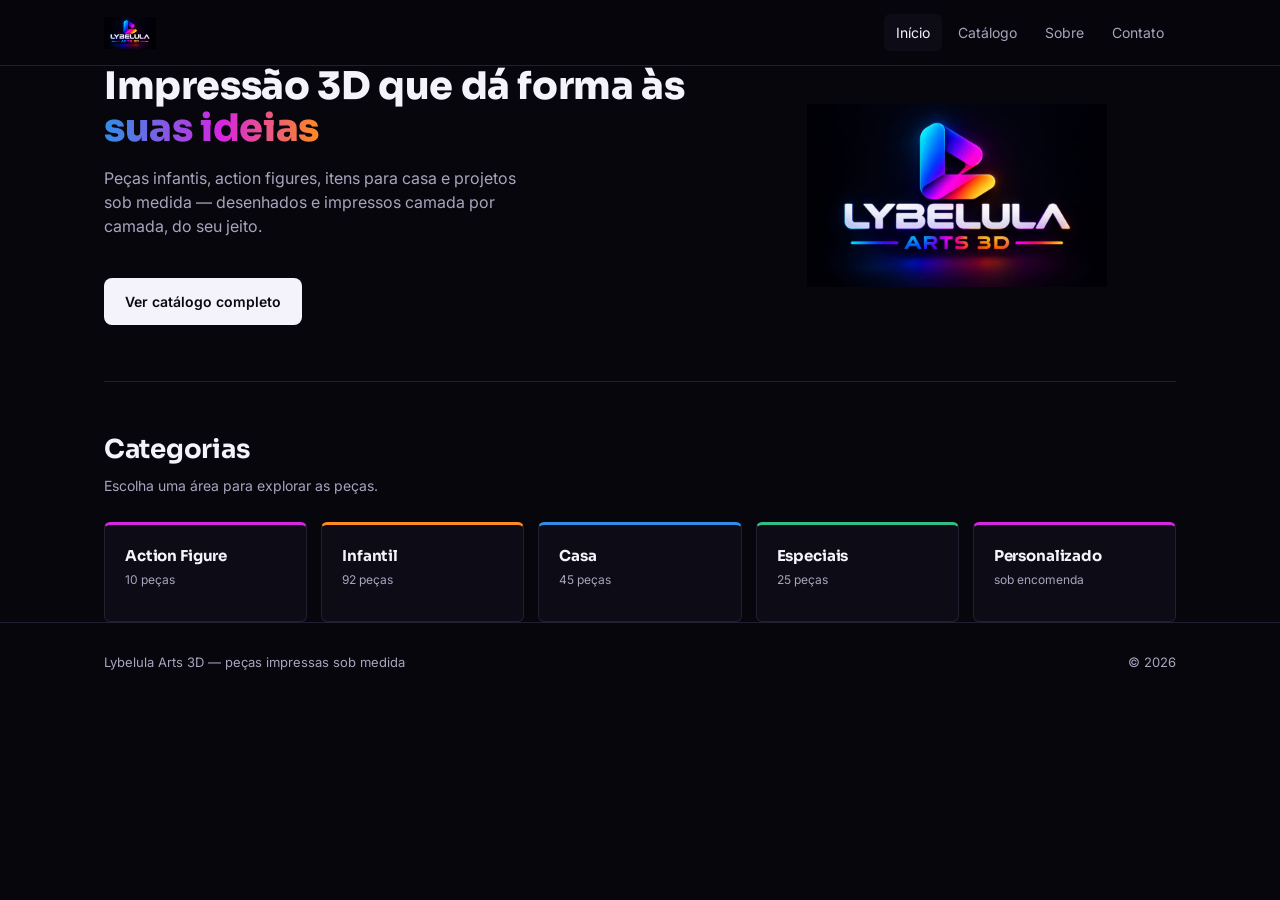
<file: index.html>
<!DOCTYPE html>
<html lang="pt-BR">
<head>
<meta charset="UTF-8">
<meta name="viewport" content="width=device-width, initial-scale=1, viewport-fit=cover">
<title>Lybelula Arts 3D — Início</title>
<link rel="preconnect" href="https://fonts.googleapis.com">
<link rel="preconnect" href="https://fonts.gstatic.com" crossorigin>
<link href="https://fonts.googleapis.com/css2?family=Sora:wght@400;600;700;800&family=Inter:wght@400;500;600&display=swap" rel="stylesheet">
<link rel="stylesheet" href="css/style.css">
</head>
<body>

<header>
  <div class="wrap">
    <a href="index.html" class="brand"><img src="assets/logo.jpg" alt="Lybelula Arts 3D"></a>
    <nav>
      <a href="index.html" class="active">Início</a>
      <a href="catalogo.html">Catálogo</a>
      <a href="sobre.html">Sobre</a>
      <a href="contato.html">Contato</a>
    </nav>
  </div>
</header>

<main class="wrap">
  <section>
    <div class="home-hero">
      <div>
        <h1>Impressão 3D que dá forma às <span class="grad">suas ideias</span></h1>
        <p>Peças infantis, action figures, itens para casa e projetos sob medida — desenhados e impressos camada por camada, do seu jeito.</p>
        <a class="btn btn-primary" href="catalogo.html">Ver catálogo completo</a>
      </div>
      <img src="assets/logo.jpg" alt="Lybelula Arts 3D">
    </div>
    <div class="section-head"><h2>Categorias</h2><p>Escolha uma área para explorar as peças.</p></div>
    <div class="cat-tiles" id="cat-tiles"></div>
  </section>
</main>

<footer>
  <div class="wrap">
    <span>Lybelula Arts 3D — peças impressas sob medida</span>
    <span>© 2026</span>
  </div>
</footer>

<script src="js/products.js"></script>
<script src="js/home.js"></script>
</body>
</html>
</file>
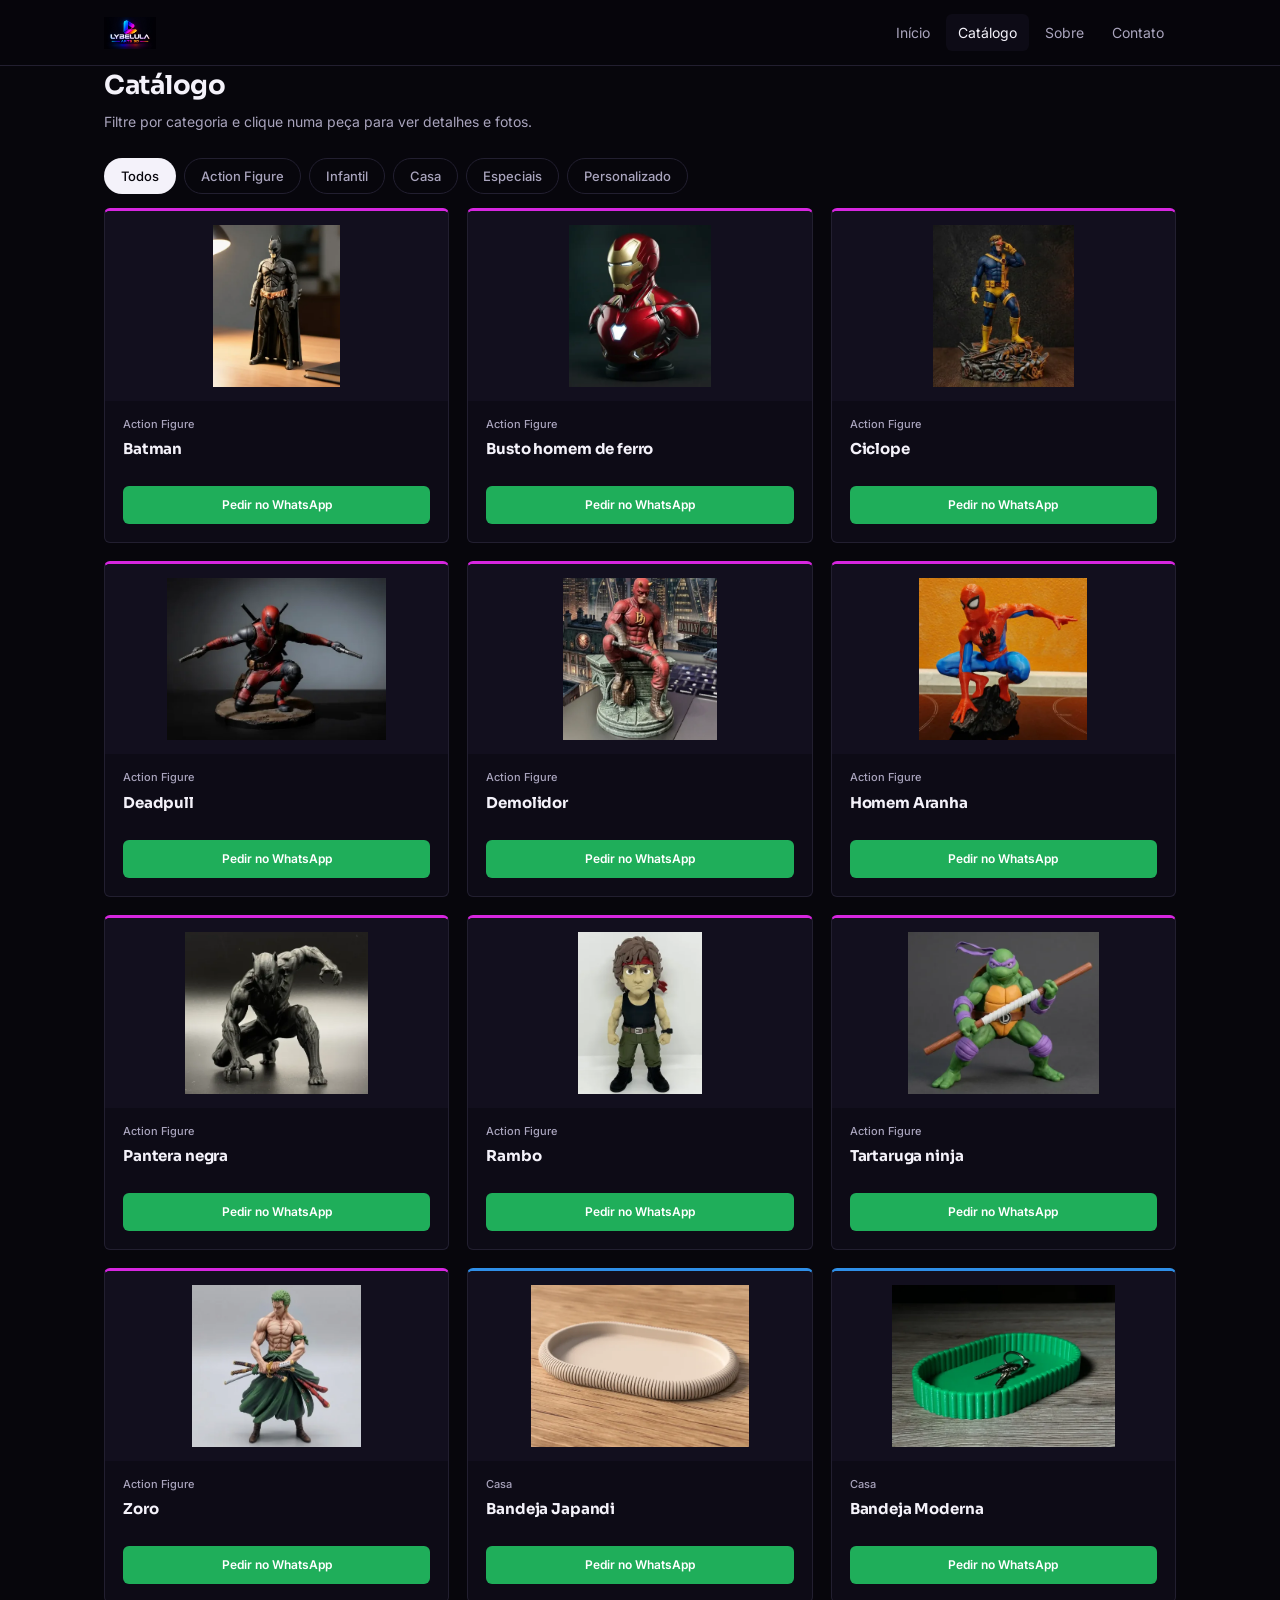
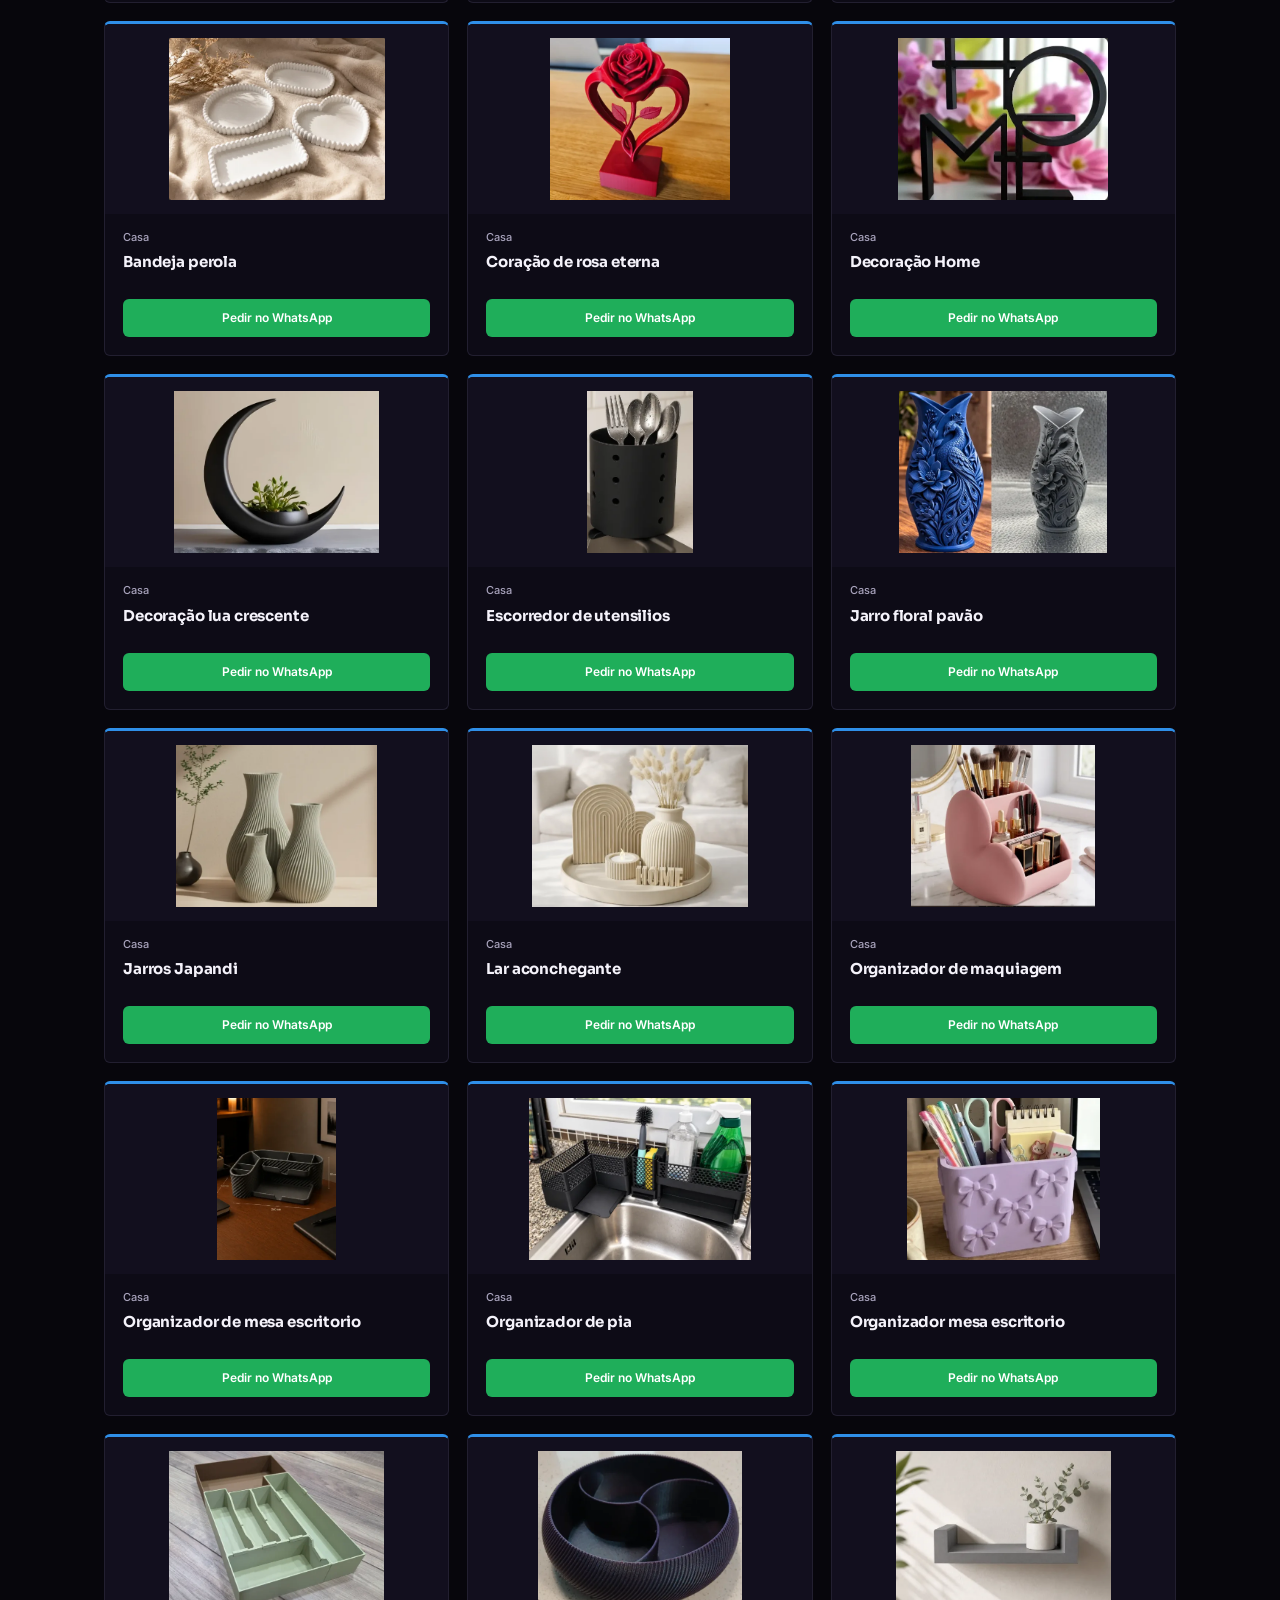
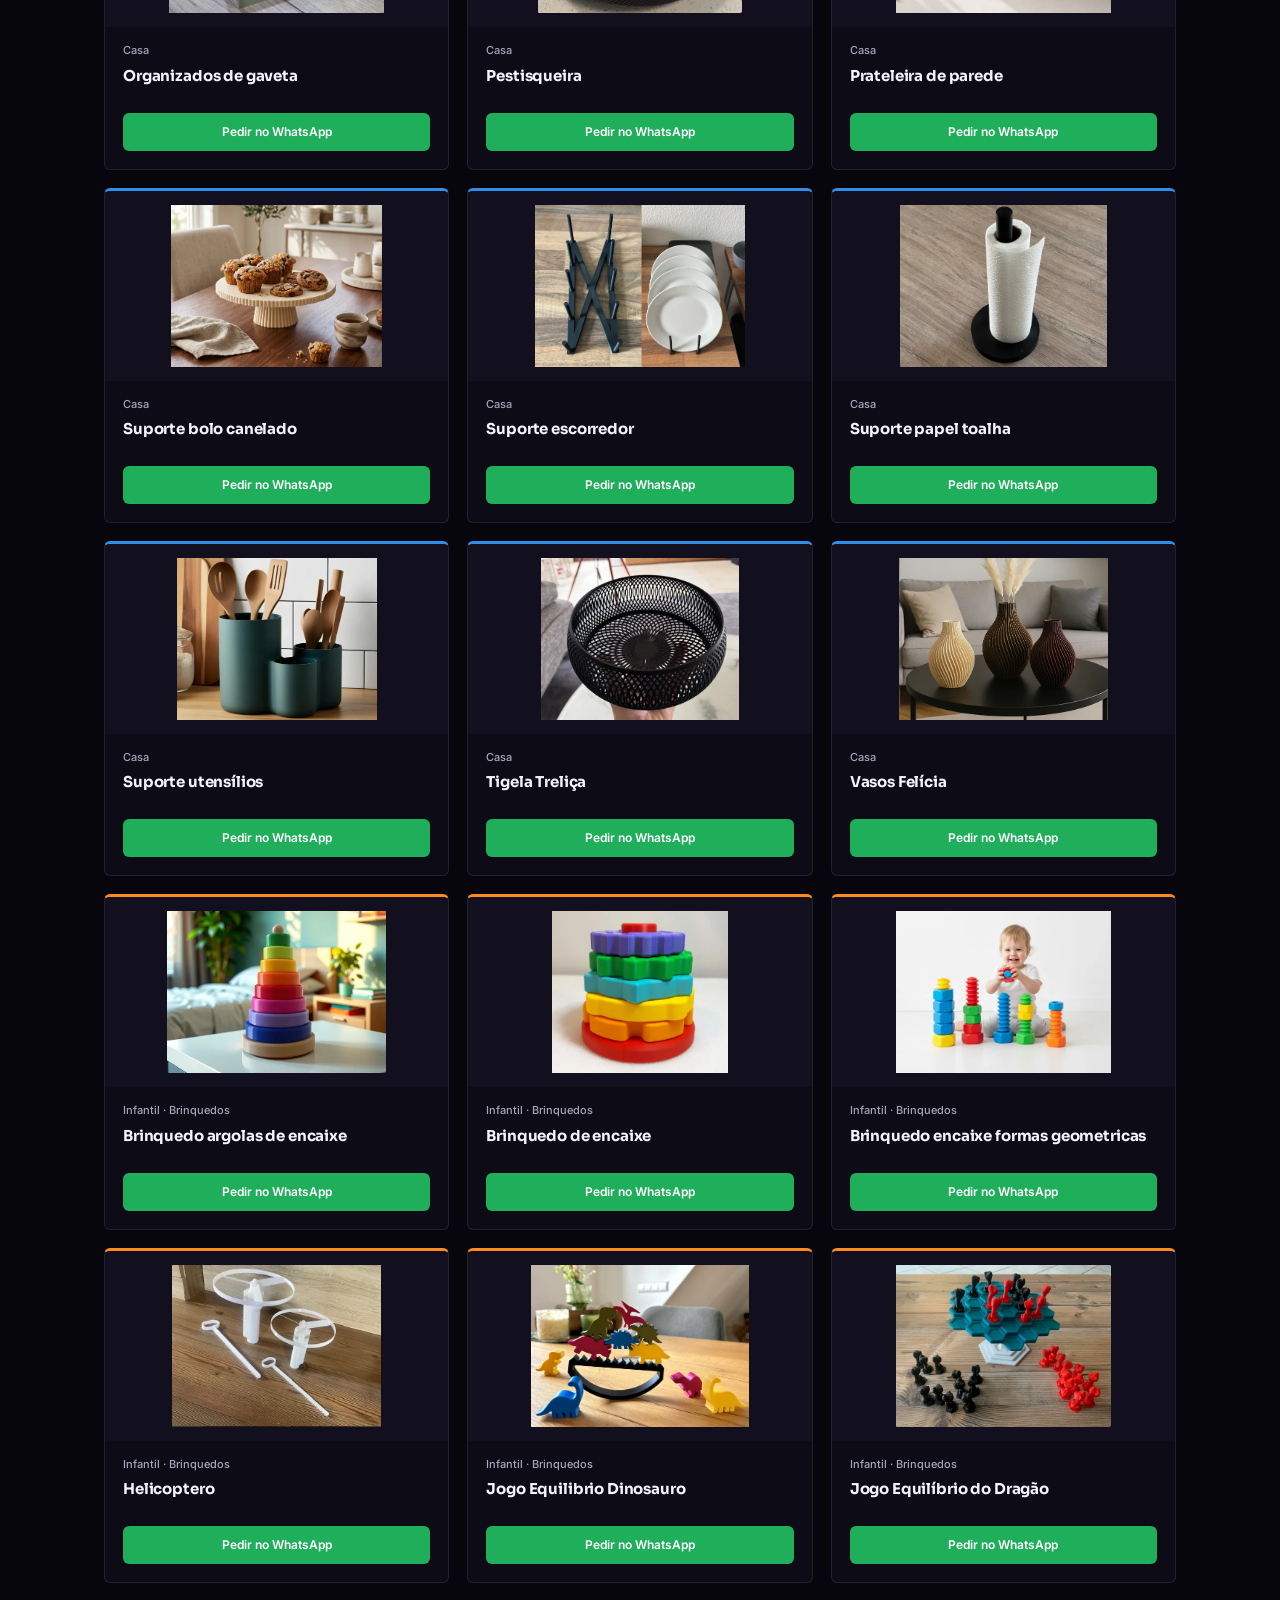
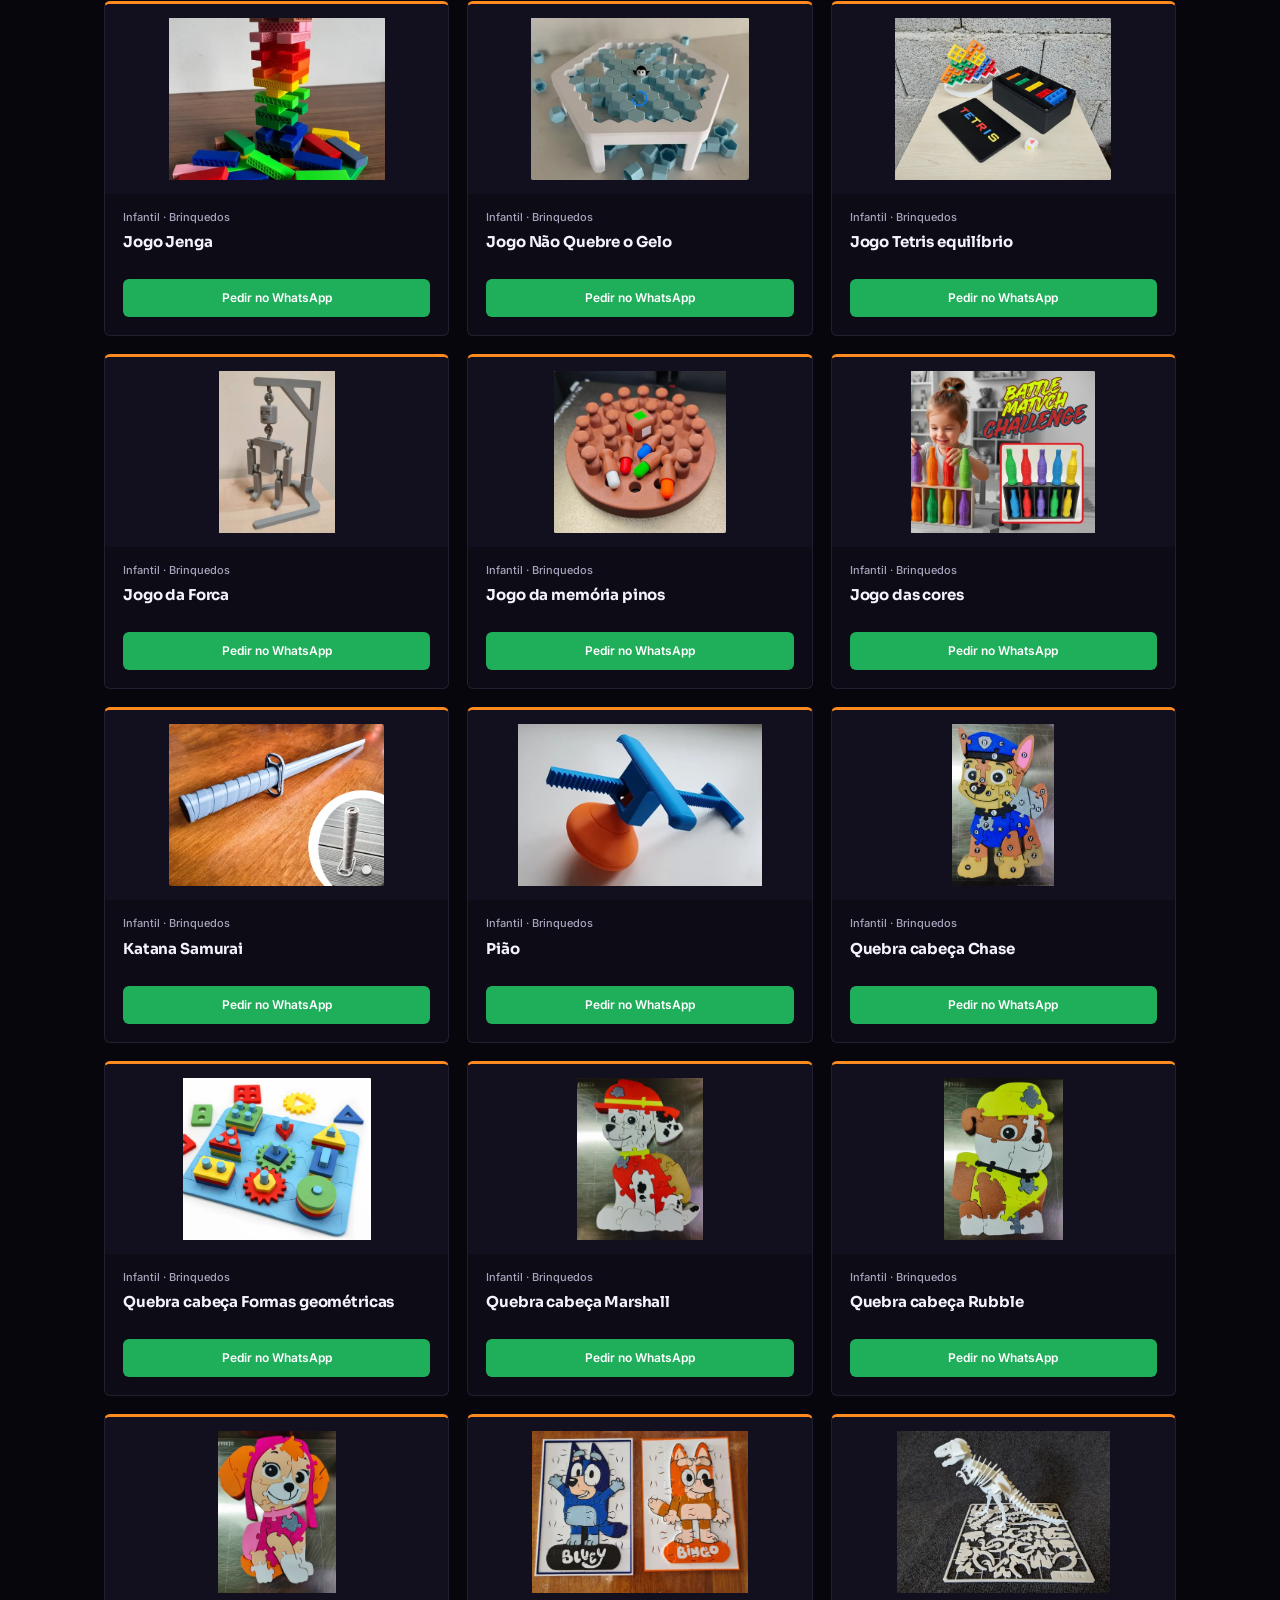
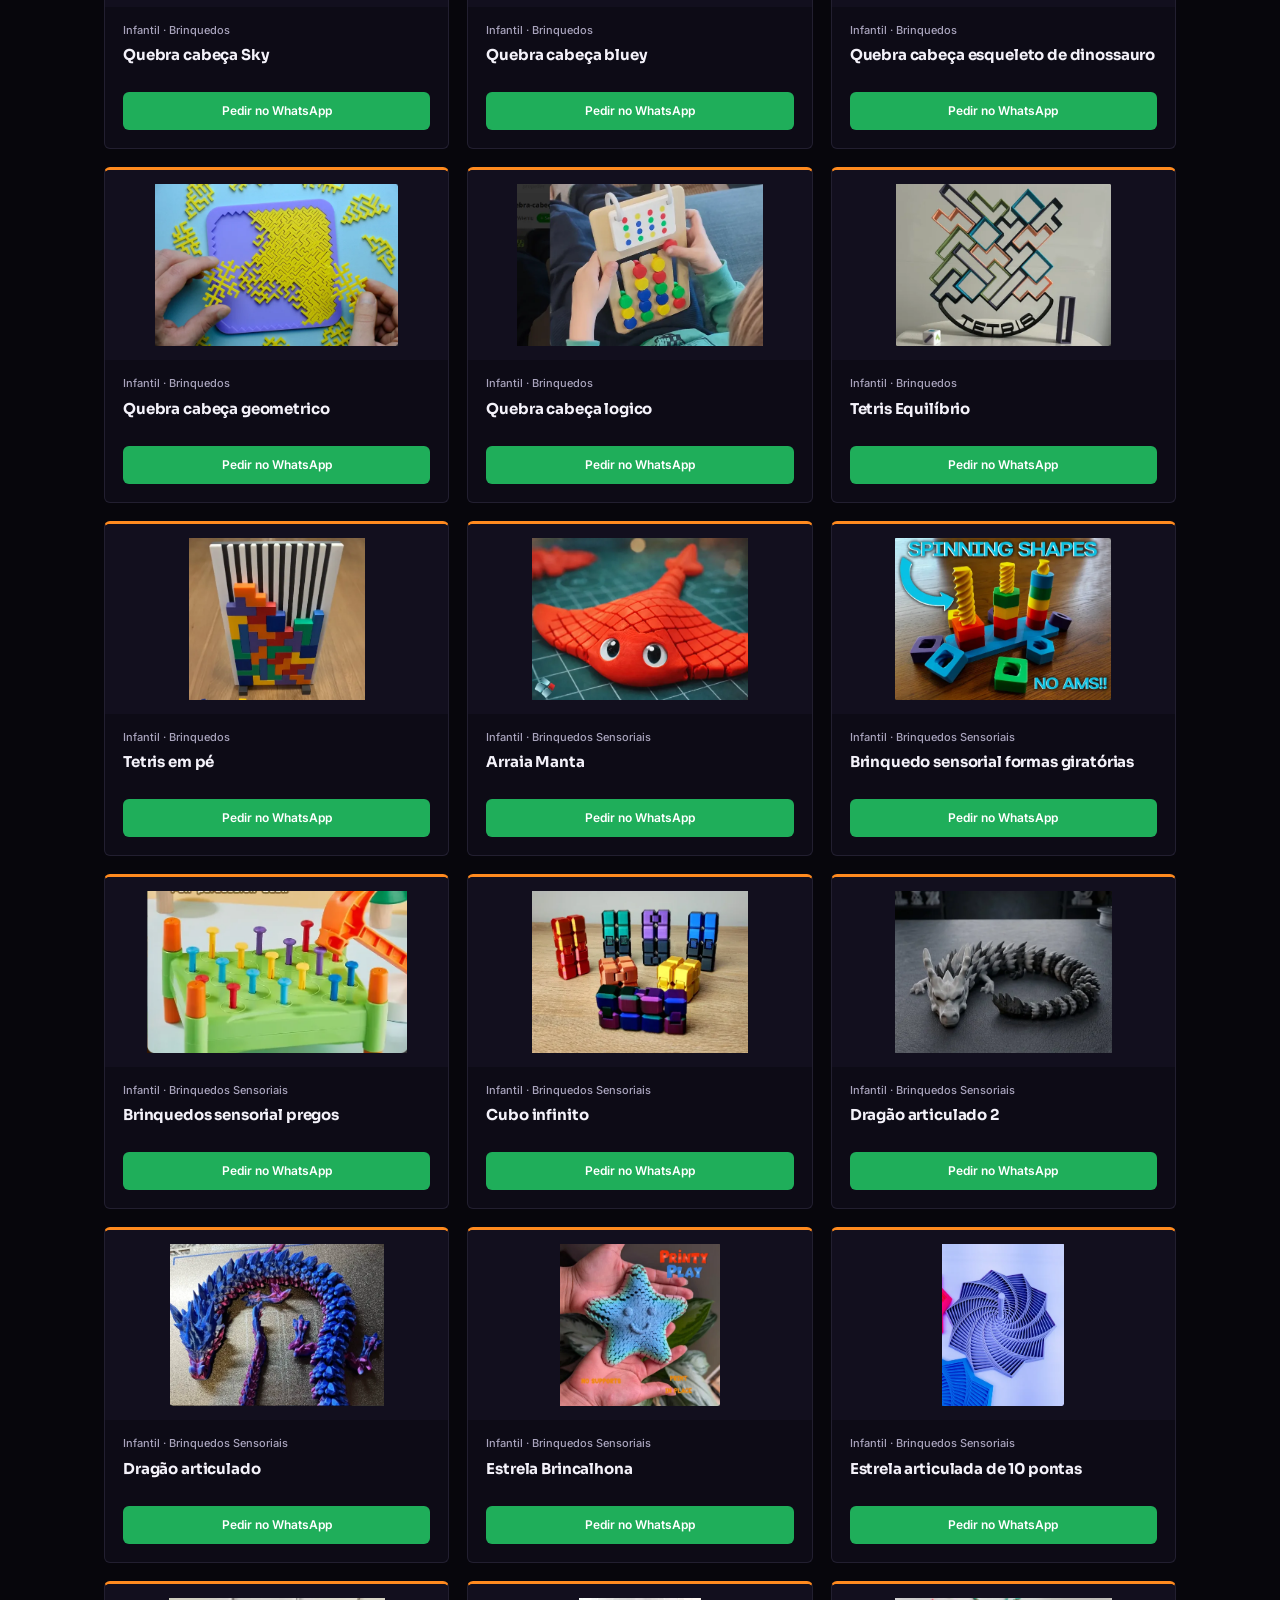
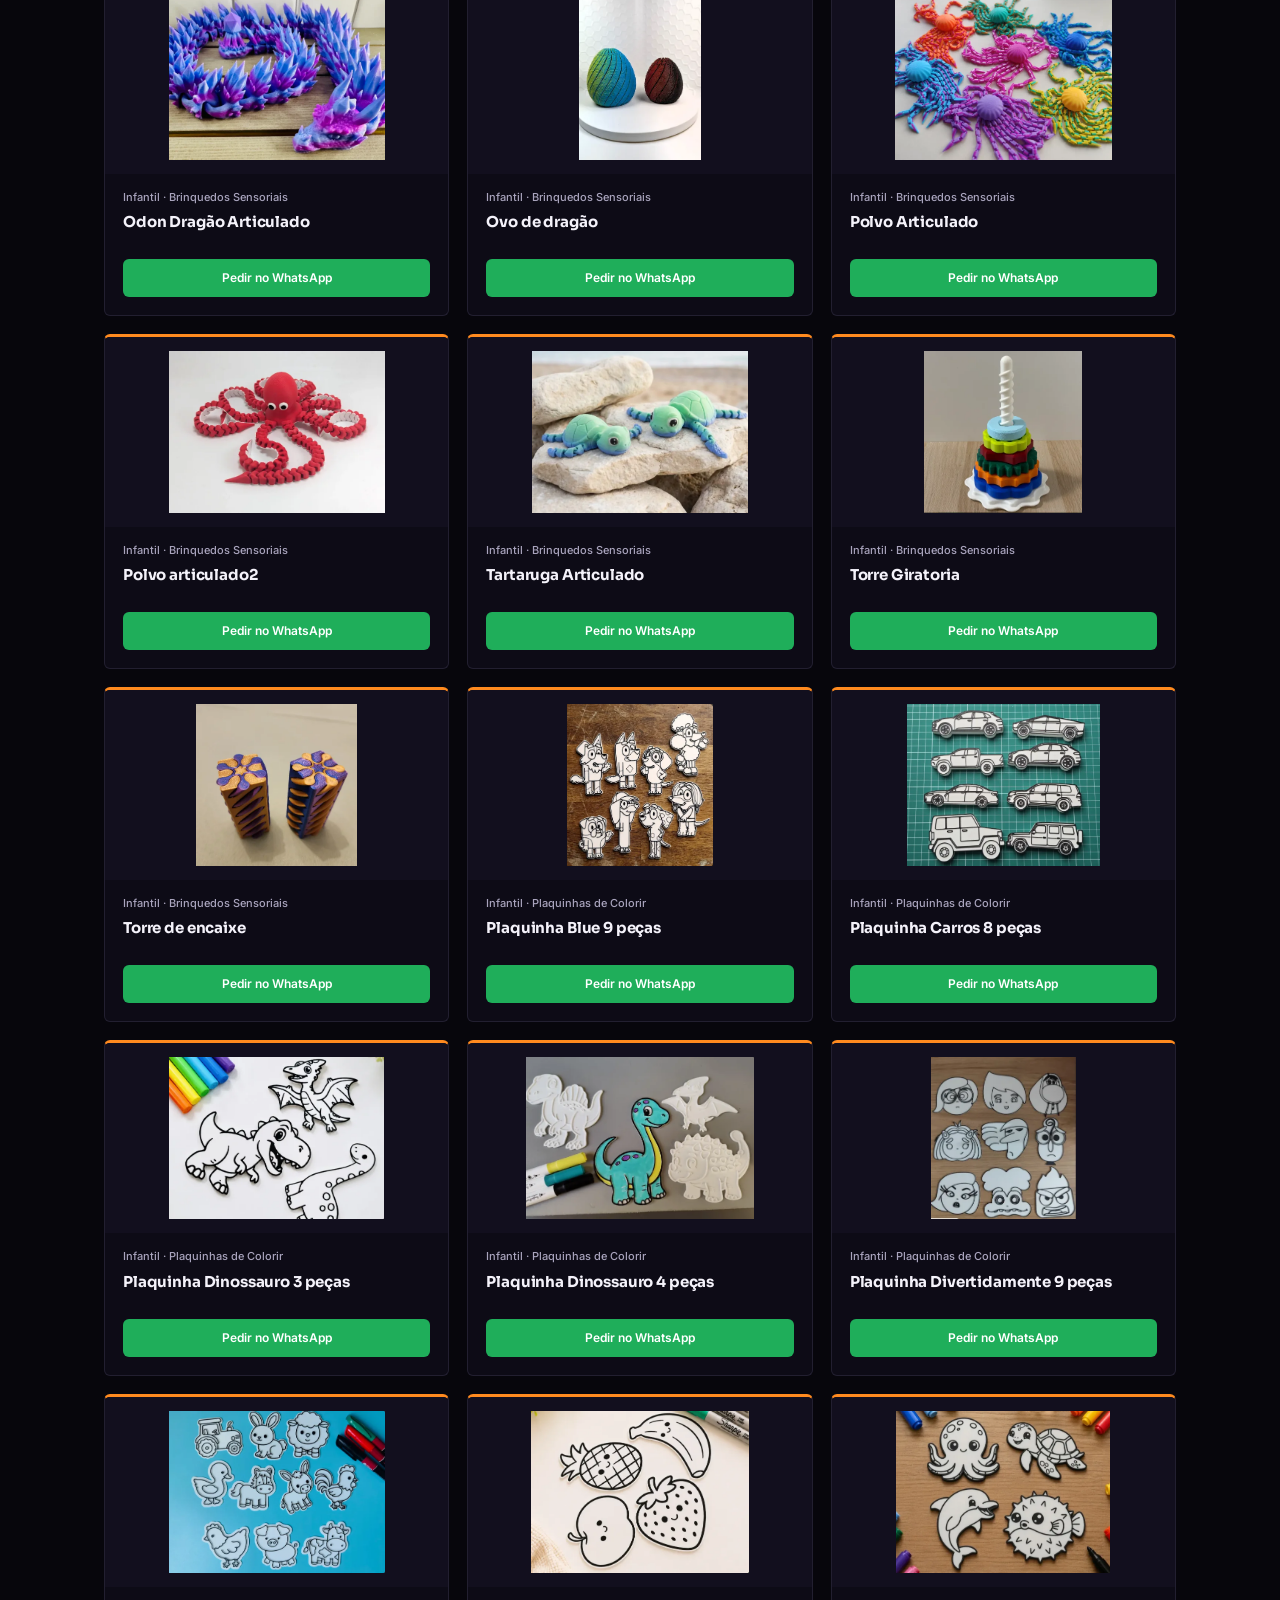
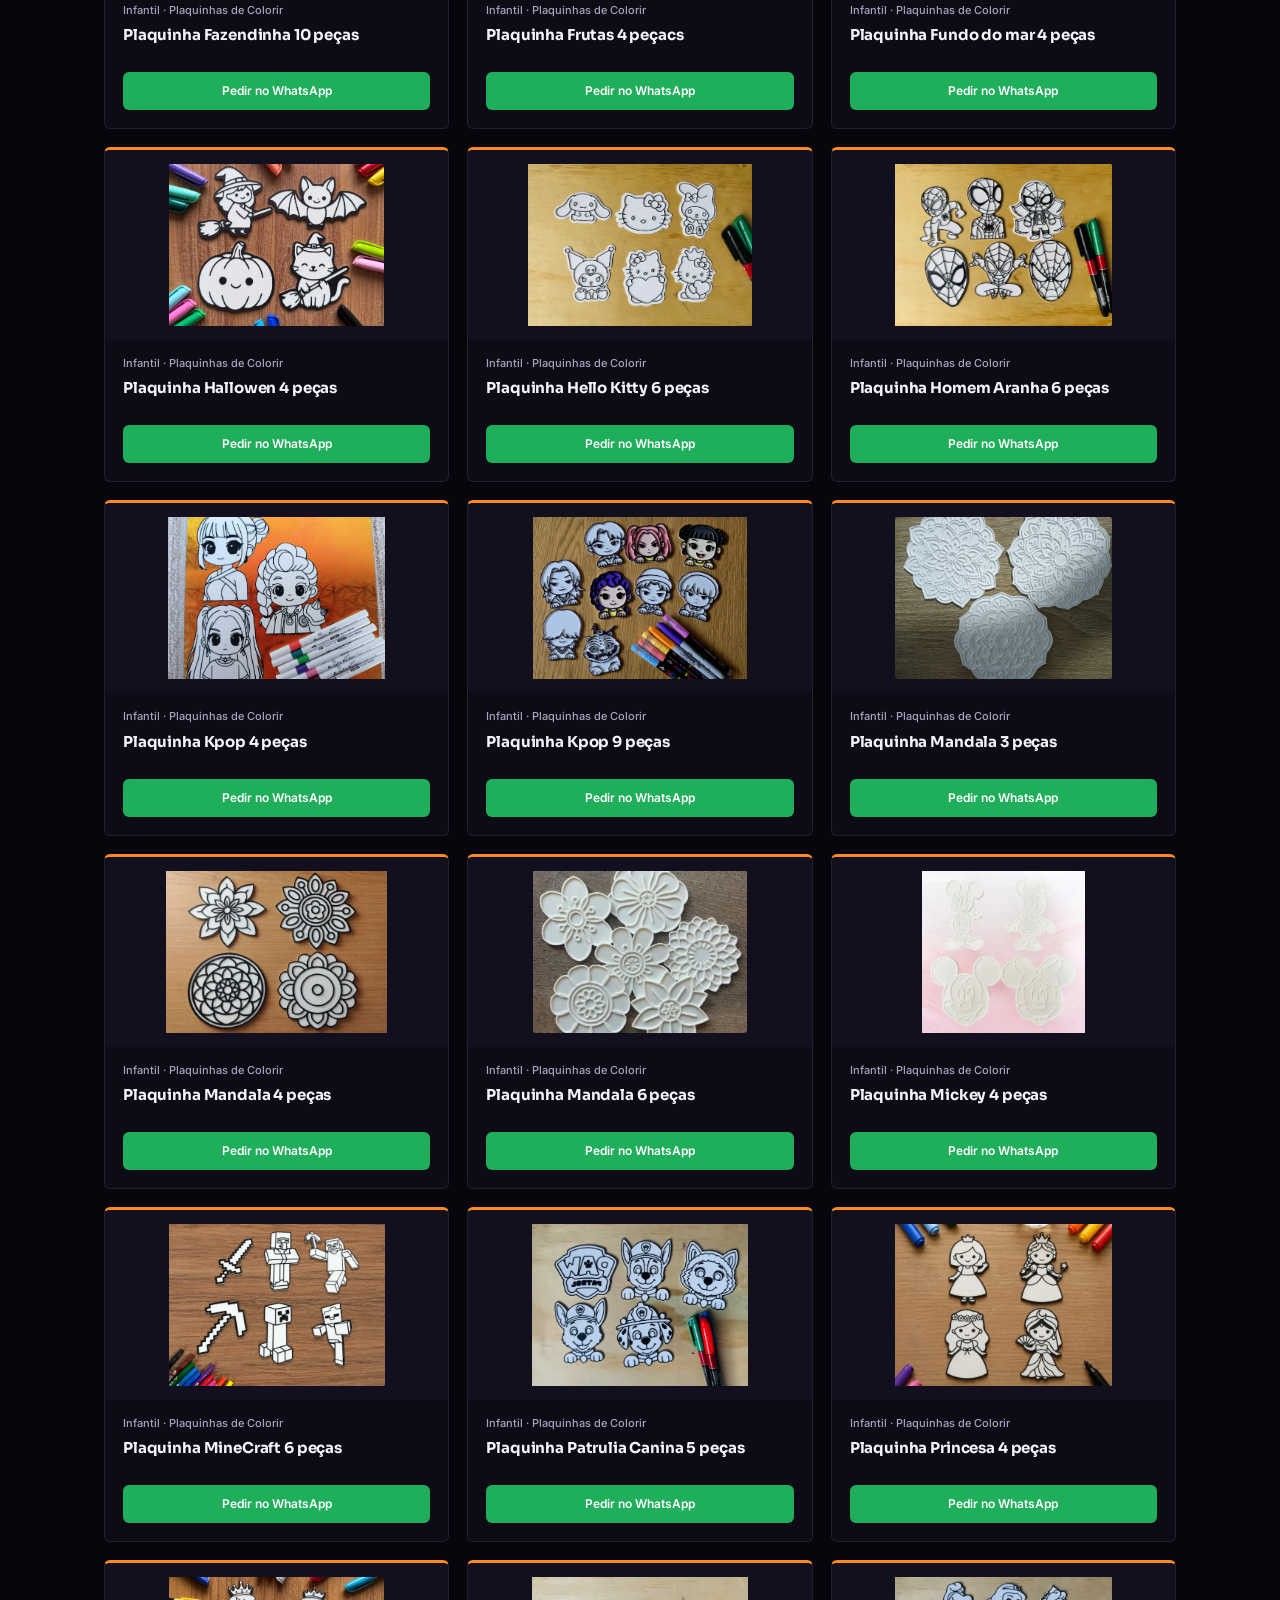
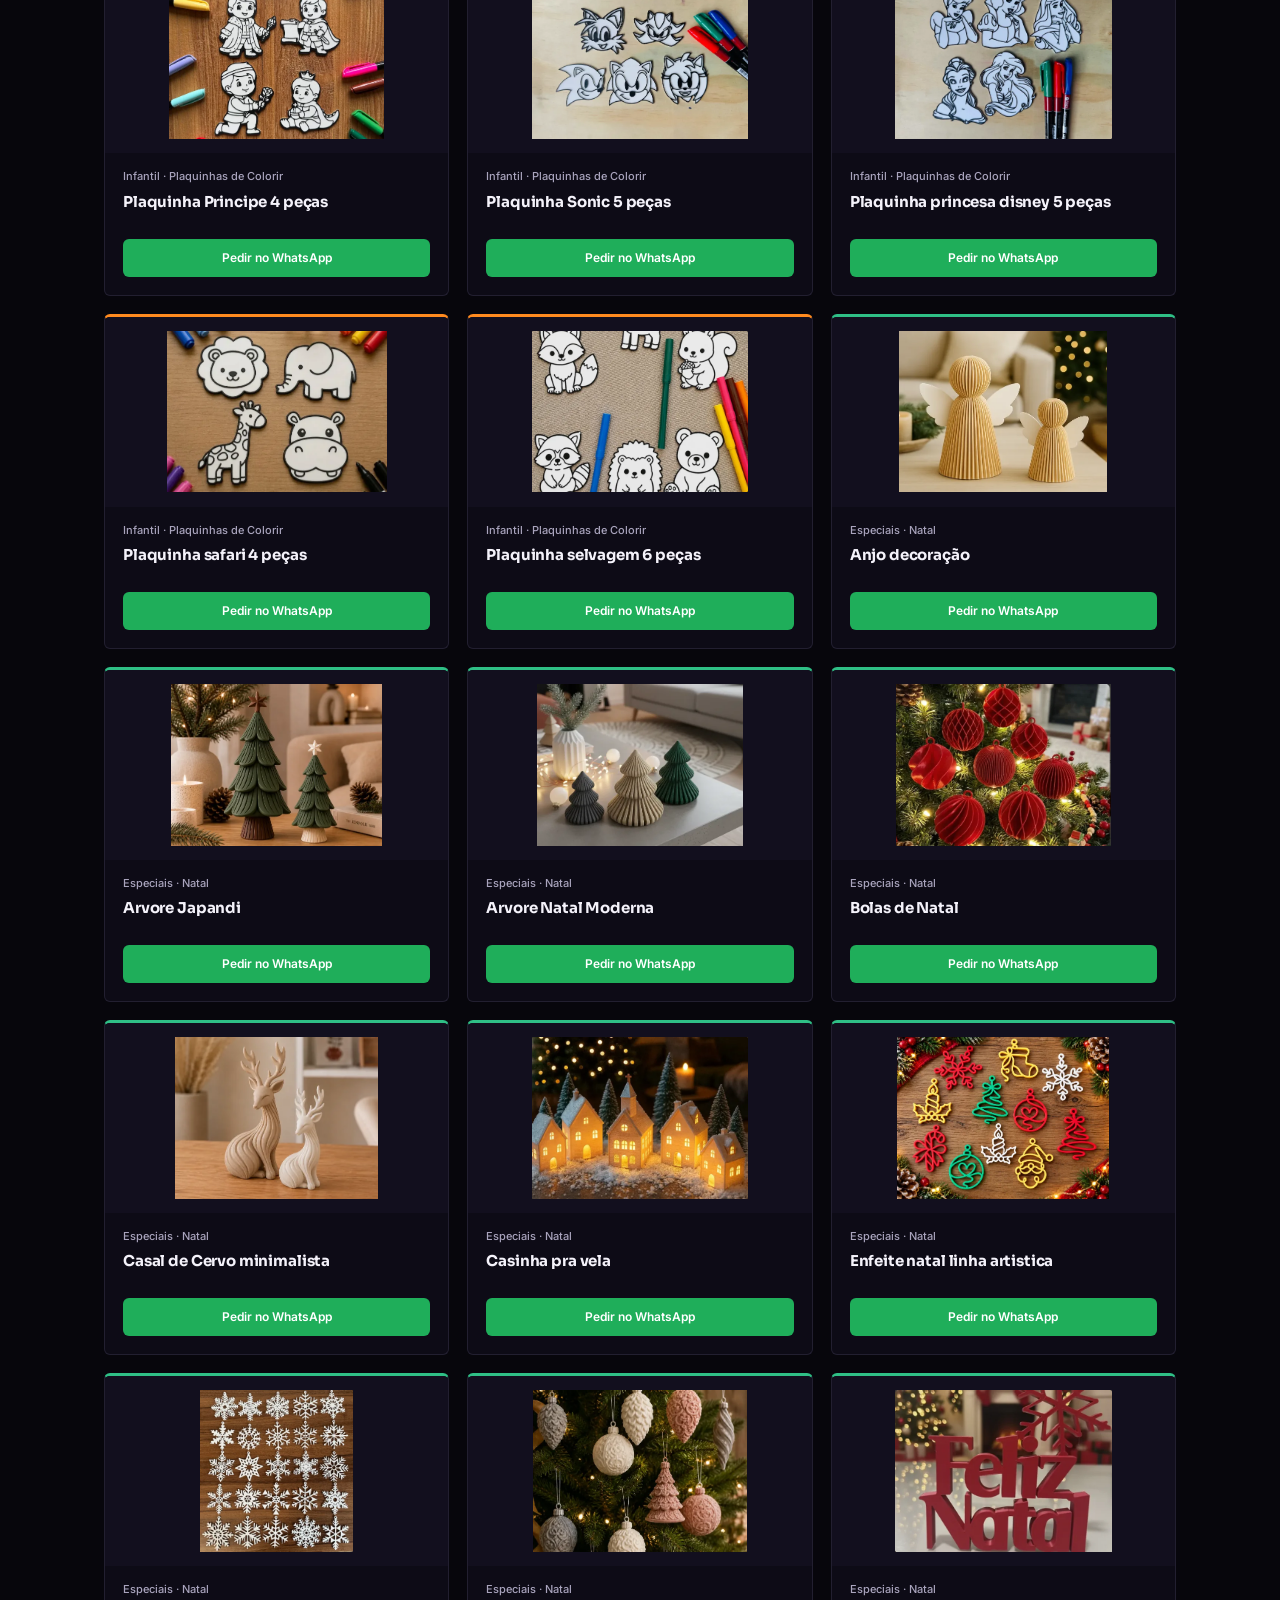
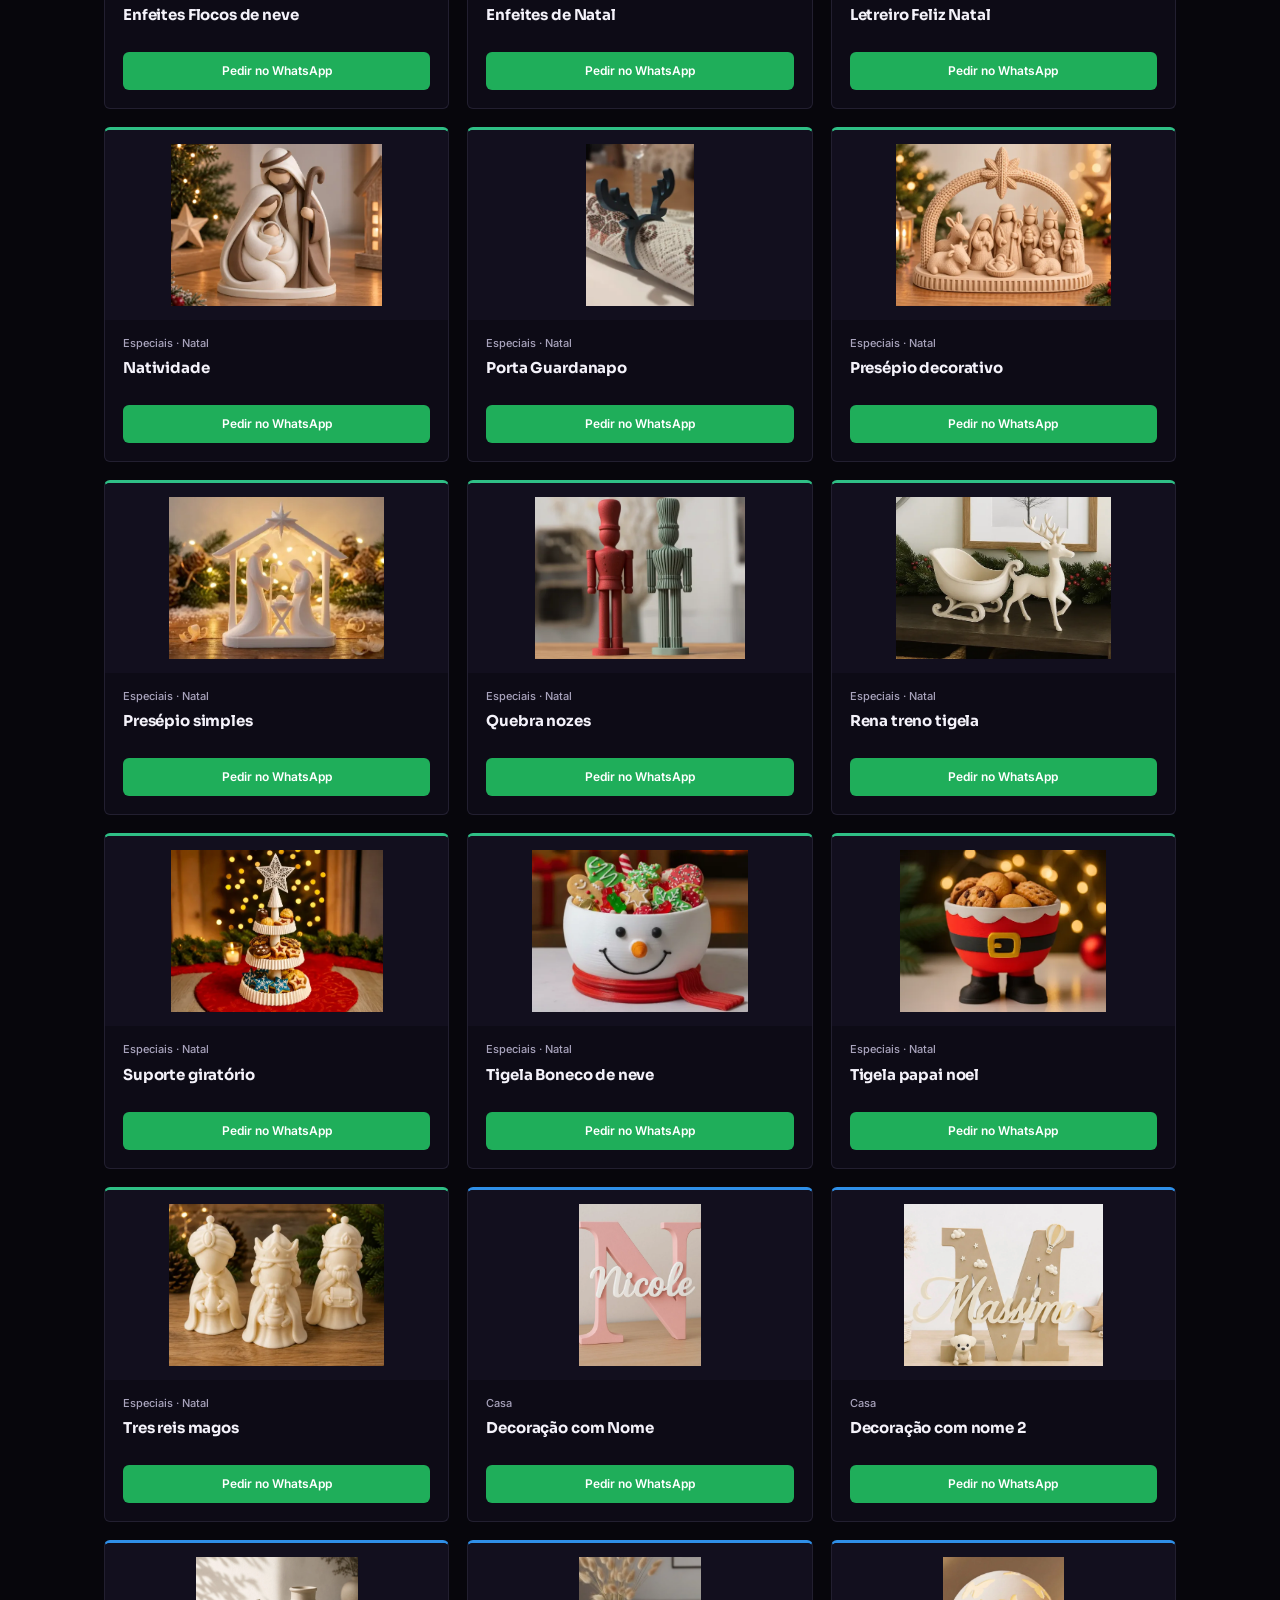
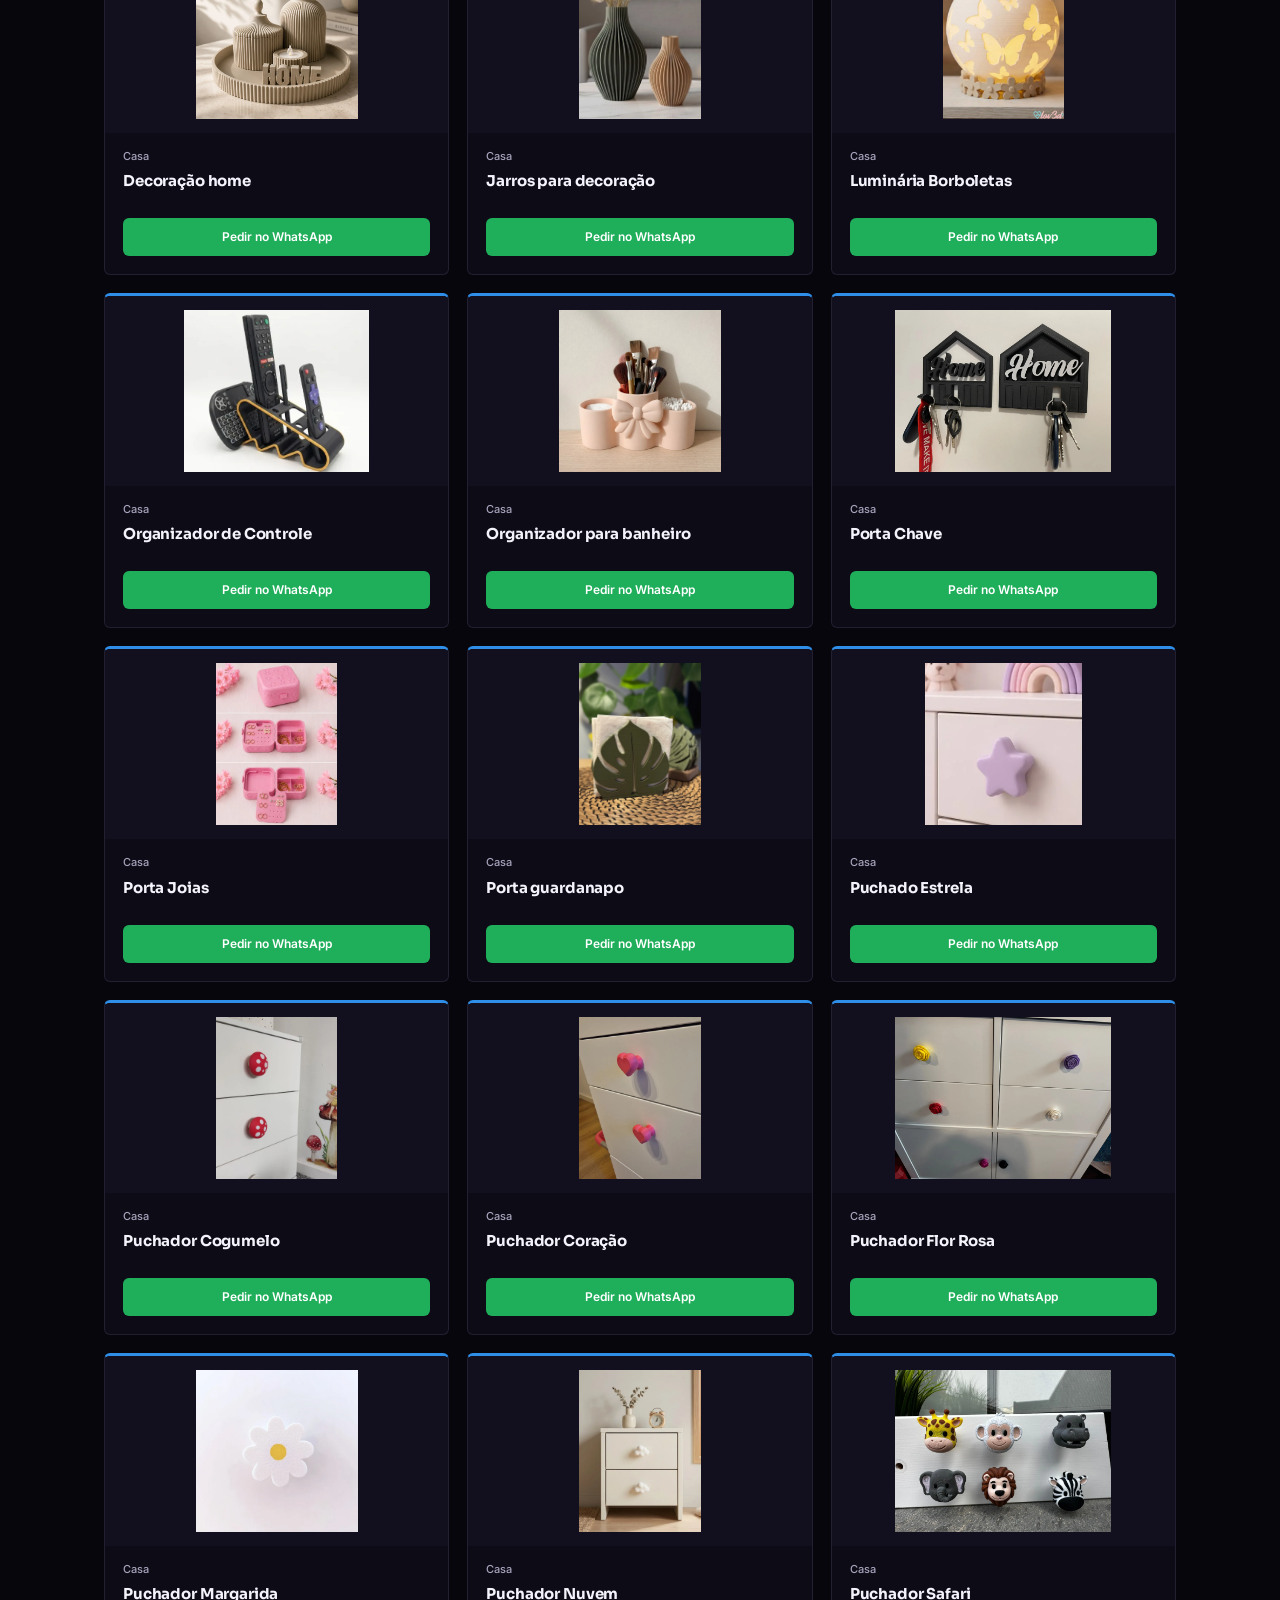
<file: catalogo.html>
<!DOCTYPE html>
<html lang="pt-BR">
<head>
<meta charset="UTF-8">
<meta name="viewport" content="width=device-width, initial-scale=1, viewport-fit=cover">
<title>Lybelula Arts 3D — Catálogo</title>
<link rel="preconnect" href="https://fonts.googleapis.com">
<link rel="preconnect" href="https://fonts.gstatic.com" crossorigin>
<link href="https://fonts.googleapis.com/css2?family=Sora:wght@400;600;700;800&family=Inter:wght@400;500;600&display=swap" rel="stylesheet">
<link rel="stylesheet" href="css/style.css">
</head>
<body>

<header>
  <div class="wrap">
    <a href="index.html" class="brand"><img src="assets/logo.jpg" alt="Lybelula Arts 3D"></a>
    <nav>
      <a href="index.html">Início</a>
      <a href="catalogo.html" class="active">Catálogo</a>
      <a href="sobre.html">Sobre</a>
      <a href="contato.html">Contato</a>
    </nav>
  </div>
</header>

<main class="wrap">
  <section>
    <div class="section-head"><h2>Catálogo</h2><p>Filtre por categoria e clique numa peça para ver detalhes e fotos.</p></div>
    <div class="filters" id="filters"></div>
    <div class="subfilters" id="subfilters"></div>
    <div class="grid" id="grid"></div>
    <div class="empty" id="empty">Nenhuma peça nessa categoria ainda. Volte em breve ou peça uma sob medida.</div>
  </section>
</main>

<footer>
  <div class="wrap">
    <span>Lybelula Arts 3D — peças impressas sob medida</span>
    <span>© 2026</span>
  </div>
</footer>

<script src="js/products.js"></script>
<script src="js/catalogo.js"></script>
</body>
</html>
</file>
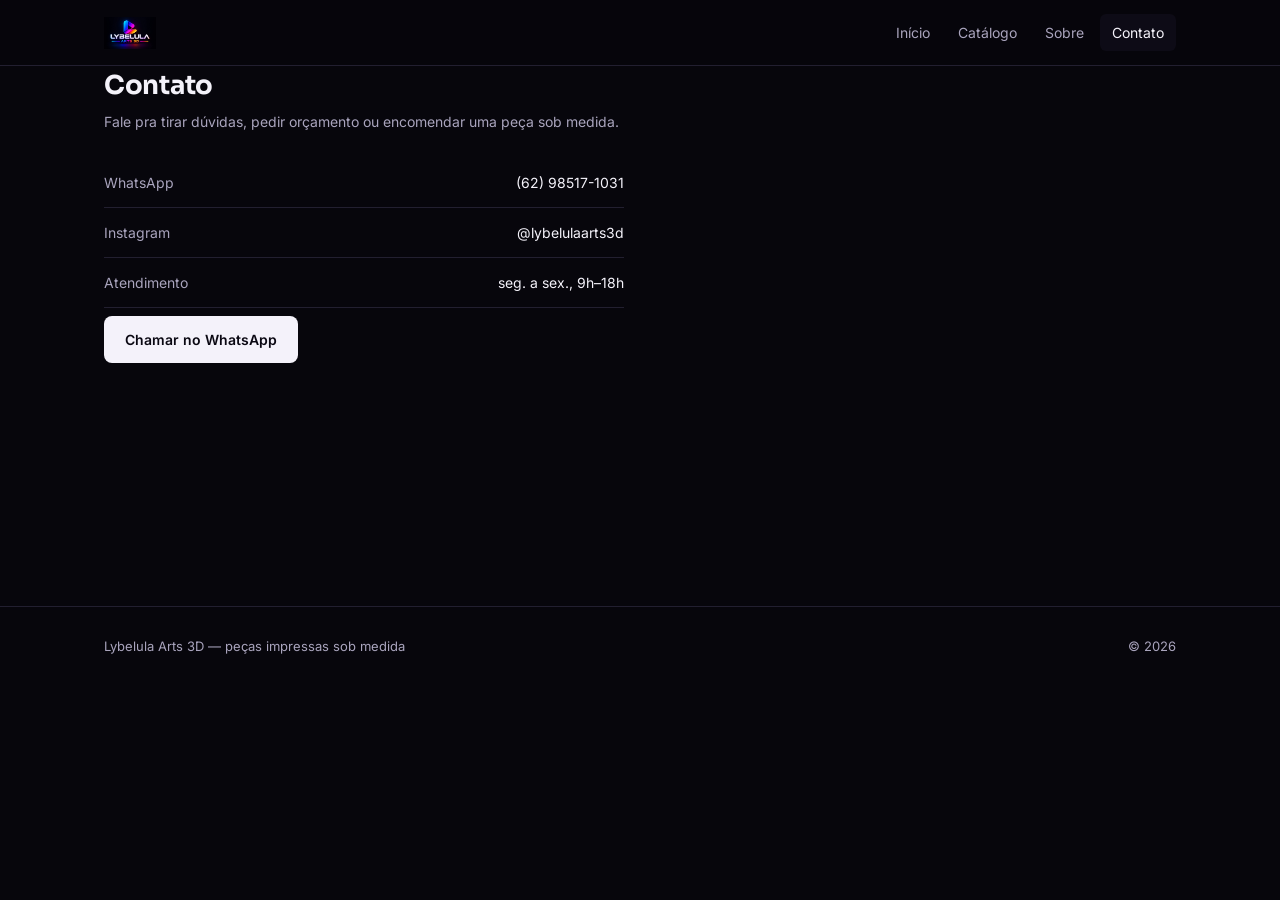
<file: contato.html>
<!DOCTYPE html>
<html lang="pt-BR">
<head>
<meta charset="UTF-8">
<meta name="viewport" content="width=device-width, initial-scale=1, viewport-fit=cover">
<title>Lybelula Arts 3D — Contato</title>
<link rel="preconnect" href="https://fonts.googleapis.com">
<link rel="preconnect" href="https://fonts.gstatic.com" crossorigin>
<link href="https://fonts.googleapis.com/css2?family=Sora:wght@400;600;700;800&family=Inter:wght@400;500;600&display=swap" rel="stylesheet">
<link rel="stylesheet" href="css/style.css">
</head>
<body>

<header>
  <div class="wrap">
    <a href="index.html" class="brand"><img src="assets/logo.jpg" alt="Lybelula Arts 3D"></a>
    <nav>
      <a href="index.html">Início</a>
      <a href="catalogo.html">Catálogo</a>
      <a href="sobre.html">Sobre</a>
      <a href="contato.html" class="active">Contato</a>
    </nav>
  </div>
</header>

<main class="wrap">
  <section>
    <div class="section-head"><h2>Contato</h2><p>Fale pra tirar dúvidas, pedir orçamento ou encomendar uma peça sob medida.</p></div>
    <div class="contact" id="contact-content">
      <div class="line"><span>WhatsApp</span><span>(62) 98517-1031</span></div>
      <div class="line"><span>Instagram</span><span>@lybelulaarts3d</span></div>
      <div class="line"><span>Atendimento</span><span>seg. a sex., 9h–18h</span></div>
      <a class="btn btn-primary" id="whatsapp-btn" href="#">Chamar no WhatsApp</a>
    </div>
  </section>
</main>

<footer>
  <div class="wrap">
    <span>Lybelula Arts 3D — peças impressas sob medida</span>
    <span>© 2026</span>
  </div>
</footer>

<script src="js/products.js"></script>
<script src="js/contato.js"></script>
</body>
</html>
</file>
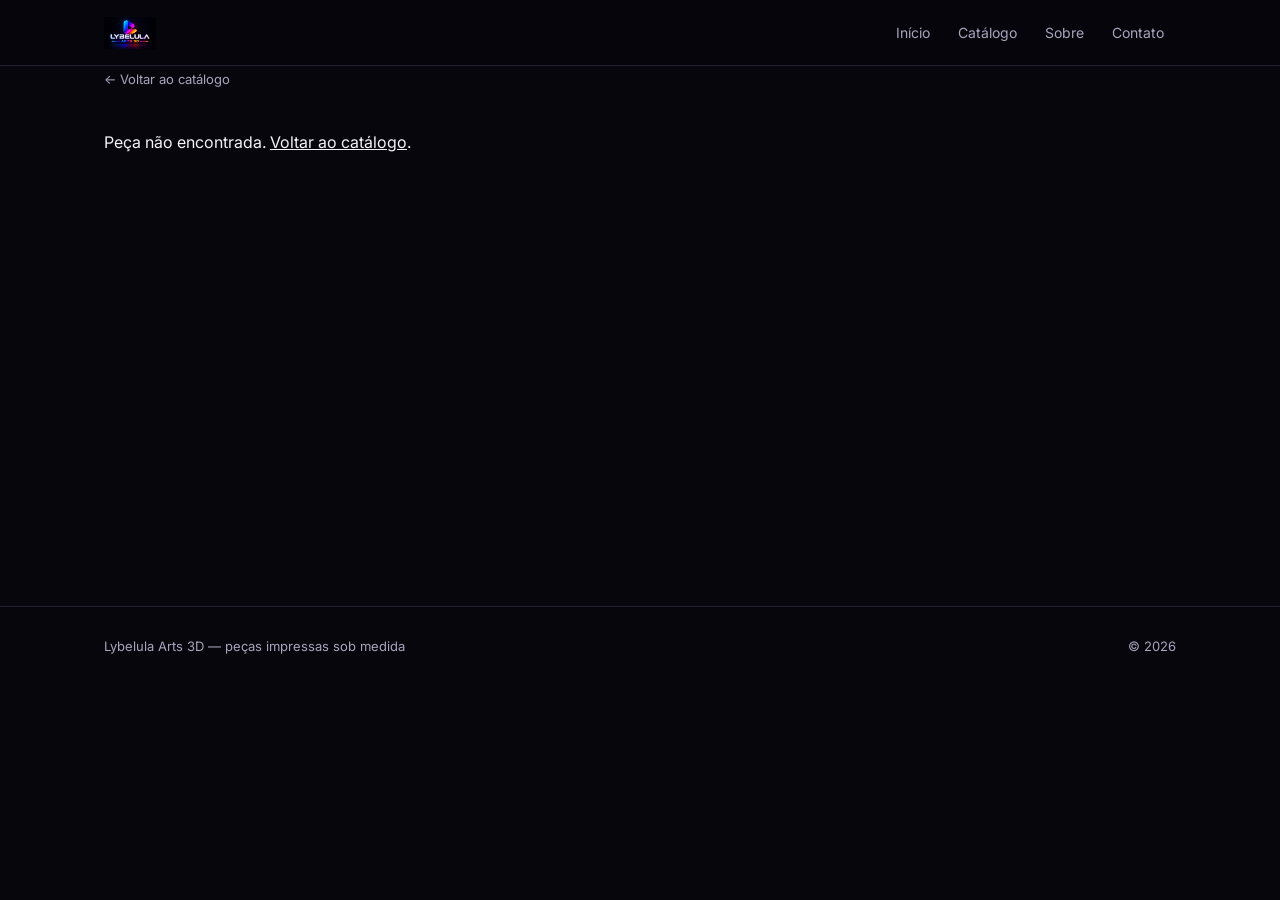
<file: produto.html>
<!DOCTYPE html>
<html lang="pt-BR">
<head>
<meta charset="UTF-8">
<meta name="viewport" content="width=device-width, initial-scale=1, viewport-fit=cover">
<title>Lybelula Arts 3D — Produto</title>
<link rel="preconnect" href="https://fonts.googleapis.com">
<link rel="preconnect" href="https://fonts.gstatic.com" crossorigin>
<link href="https://fonts.googleapis.com/css2?family=Sora:wght@400;600;700;800&family=Inter:wght@400;500;600&display=swap" rel="stylesheet">
<link rel="stylesheet" href="css/style.css">
</head>
<body>

<header>
  <div class="wrap">
    <a href="index.html" class="brand"><img src="assets/logo.jpg" alt="Lybelula Arts 3D"></a>
    <nav>
      <a href="index.html">Início</a>
      <a href="catalogo.html">Catálogo</a>
      <a href="sobre.html">Sobre</a>
      <a href="contato.html">Contato</a>
    </nav>
  </div>
</header>

<main class="wrap">
  <section>
    <a class="back" href="catalogo.html">&larr; Voltar ao catálogo</a>
    <div class="product" id="product-content"></div>
  </section>
</main>

<footer>
  <div class="wrap">
    <span>Lybelula Arts 3D — peças impressas sob medida</span>
    <span>© 2026</span>
  </div>
</footer>

<script src="js/products.js"></script>
<script src="js/produto.js"></script>
</body>
</html>
</file>
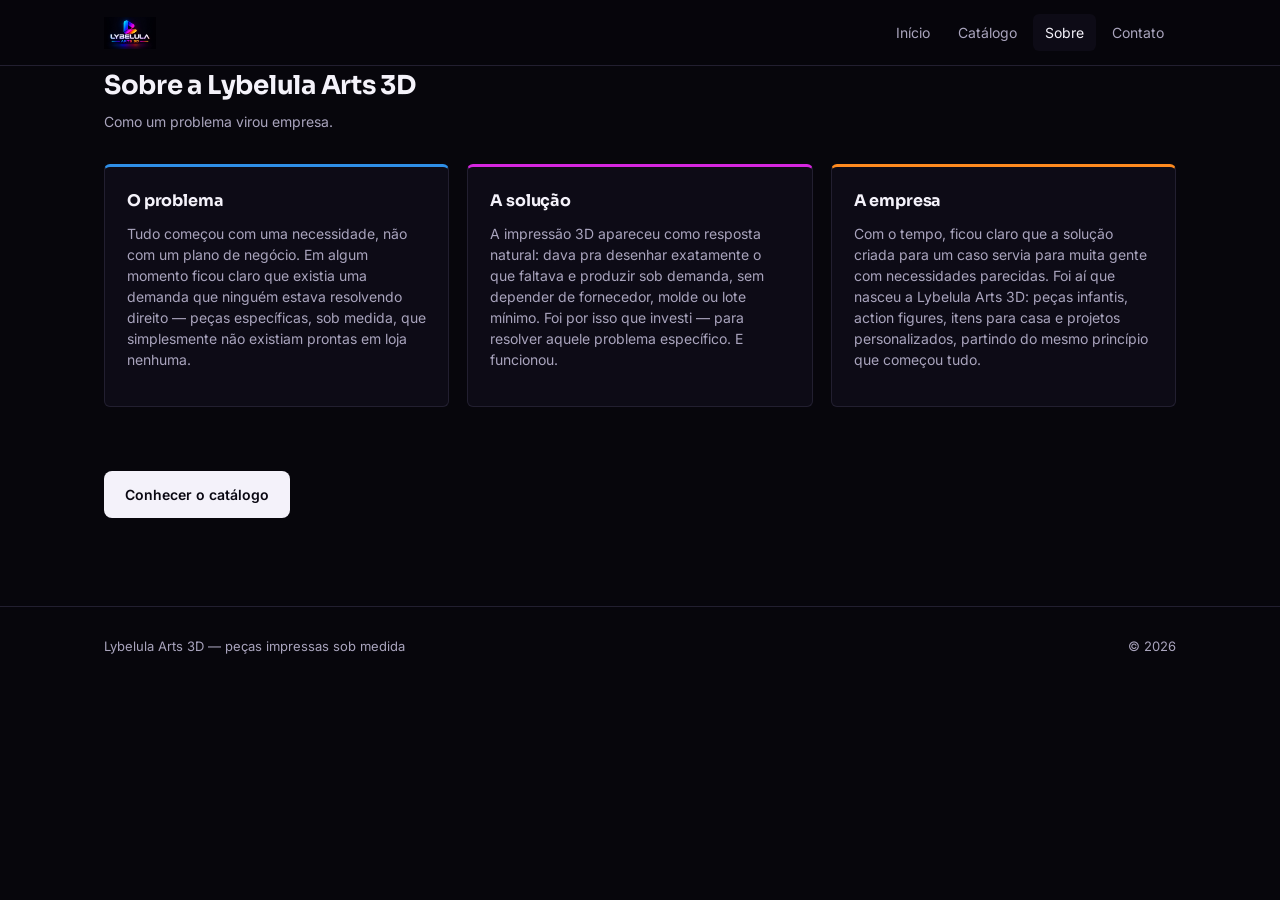
<file: sobre.html>
<!DOCTYPE html>
<html lang="pt-BR">
<head>
<meta charset="UTF-8">
<meta name="viewport" content="width=device-width, initial-scale=1, viewport-fit=cover">
<title>Lybelula Arts 3D — Sobre</title>
<link rel="preconnect" href="https://fonts.googleapis.com">
<link rel="preconnect" href="https://fonts.gstatic.com" crossorigin>
<link href="https://fonts.googleapis.com/css2?family=Sora:wght@400;600;700;800&family=Inter:wght@400;500;600&display=swap" rel="stylesheet">
<link rel="stylesheet" href="css/style.css">
</head>
<body>

<header>
  <div class="wrap">
    <a href="index.html" class="brand"><img src="assets/logo.jpg" alt="Lybelula Arts 3D"></a>
    <nav>
      <a href="index.html">Início</a>
      <a href="catalogo.html">Catálogo</a>
      <a href="sobre.html" class="active">Sobre</a>
      <a href="contato.html">Contato</a>
    </nav>
  </div>
</header>

<main class="wrap">
  <section class="about">
    <div class="section-head">
      <h2>Sobre a Lybelula Arts 3D</h2>
      <p>Como um problema virou empresa.</p>
    </div>

    <div class="about-story">
      <div class="about-block" style="--accent:var(--blue)">
        <h3>O problema</h3>
        <p>Tudo começou com uma necessidade, não com um plano de negócio. Em algum momento ficou claro que existia uma demanda que ninguém estava resolvendo direito — peças específicas, sob medida, que simplesmente não existiam prontas em loja nenhuma.</p>
      </div>
      <div class="about-block" style="--accent:var(--magenta)">
        <h3>A solução</h3>
        <p>A impressão 3D apareceu como resposta natural: dava pra desenhar exatamente o que faltava e produzir sob demanda, sem depender de fornecedor, molde ou lote mínimo. Foi por isso que investi — para resolver aquele problema específico. E funcionou.</p>
      </div>
      <div class="about-block" style="--accent:var(--orange)">
        <h3>A empresa</h3>
        <p>Com o tempo, ficou claro que a solução criada para um caso servia para muita gente com necessidades parecidas. Foi aí que nasceu a Lybelula Arts 3D: peças infantis, action figures, itens para casa e projetos personalizados, partindo do mesmo princípio que começou tudo.</p>
      </div>
    </div>

    <a class="btn btn-primary" href="catalogo.html">Conhecer o catálogo</a>
  </section>
</main>

<footer>
  <div class="wrap">
    <span>Lybelula Arts 3D — peças impressas sob medida</span>
    <span>© 2026</span>
  </div>
</footer>

</body>
</html>
</file>
<file: css/style.css>
:root{
  --bg:#07060c; --bg-2:#0d0b16; --bg-3:#120f1e;
  --blue:#2f8fe8; --magenta:#d626e0; --orange:#ff8a1f; --green:#2fbf86;
  --ink:#f4f2fa; --ink-dim:#a9a4bd; --line:#221f30;
  box-sizing:border-box;
  padding-top:env(safe-area-inset-top,0px);
  padding-bottom:env(safe-area-inset-bottom,0px);
}
*{box-sizing:border-box;}
html{scroll-behavior:smooth;scroll-padding-top:env(safe-area-inset-top,0px);}
body{margin:0;background:var(--bg);color:var(--ink);font-family:'Inter',sans-serif;line-height:1.5;-webkit-font-smoothing:antialiased;}
h1,h2,h3{font-family:'Sora',sans-serif;margin:0;letter-spacing:-0.01em;}
a{color:inherit;}
button{font-family:inherit;}
.wrap{max-width:1120px;margin:0 auto;padding:0 24px;}

header{position:sticky;top:0;padding-top:calc(14px + env(safe-area-inset-top,0px));padding-bottom:14px;background:rgba(7,6,12,0.9);backdrop-filter:blur(10px);border-bottom:1px solid var(--line);z-index:20;}
header .wrap{display:flex;align-items:center;justify-content:space-between;gap:16px;}
.brand img{height:32px;width:auto;display:block;}
nav{display:flex;gap:4px;}
nav a{font-size:14px;color:var(--ink-dim);text-decoration:none;padding:8px 12px;border-radius:6px;}
nav a:hover{color:var(--ink);}
nav a.active{color:var(--ink);background:var(--bg-2);}

main{min-height:60vh;padding:44px 0 80px;}
.page{display:none;}
.page.active{display:block;}

/* home */
.home-hero{display:grid;grid-template-columns:1.15fr 0.85fr;gap:40px;align-items:center;padding-bottom:56px;border-bottom:1px solid var(--line);margin-bottom:48px;}
.home-hero h1{font-size:38px;font-weight:800;line-height:1.1;}
.home-hero .grad{background:linear-gradient(90deg,var(--blue),var(--magenta) 55%,var(--orange));-webkit-background-clip:text;background-clip:text;color:transparent;}
.home-hero p{margin-top:16px;color:var(--ink-dim);font-size:16px;max-width:44ch;}
.home-hero img{width:100%;max-width:300px;display:block;margin:0 auto;}
.btn{display:inline-flex;align-items:center;gap:8px;padding:12px 20px;border-radius:8px;font-size:14px;font-weight:600;text-decoration:none;border:1px solid transparent;cursor:pointer;margin-top:24px;}
.btn-primary{background:var(--ink);color:#0a0812;}
.btn-ghost{border-color:var(--line);color:var(--ink);}
.btn-primary:hover{opacity:0.88;}
.btn-ghost:hover{border-color:var(--ink-dim);}

.cat-tiles{display:grid;grid-template-columns:repeat(5,1fr);gap:14px;}
.cat-tile{display:block;background:var(--bg-2);border:1px solid var(--line);border-top:3px solid var(--accent);border-radius:6px;padding:20px;cursor:pointer;text-align:left;color:var(--ink);text-decoration:none;}
.cat-tile:hover{border-color:var(--accent);}
.cat-tile h3{font-size:15px;}
.cat-tile p{font-size:12px;color:var(--ink-dim);margin-top:4px;}

/* section head */
.section-head{margin-bottom:26px;}
.section-head h2{font-size:26px;font-weight:700;}
.section-head p{color:var(--ink-dim);font-size:14px;margin-top:6px;}

/* filters + grid */
.filters{display:flex;gap:8px;flex-wrap:wrap;margin-bottom:14px;}
.subfilters{display:none;gap:8px;flex-wrap:wrap;margin-bottom:30px;padding-bottom:22px;border-bottom:1px solid var(--line);}
.subfilters.show{display:flex;}
.filter{padding:9px 16px;border-radius:999px;border:1px solid var(--line);background:transparent;color:var(--ink-dim);font-size:13px;font-weight:500;cursor:pointer;transition:border-color .15s,color .15s;}
.filter:hover{color:var(--ink);}
.filter.active{color:#07060c;border-color:transparent;background:var(--ink);}
.subfilter{padding:7px 14px;border-radius:999px;border:1px solid var(--line);background:transparent;color:var(--ink-dim);font-size:12px;font-weight:500;cursor:pointer;}
.subfilter.active{color:var(--ink);border-color:var(--ink-dim);}
.grid{display:grid;grid-template-columns:repeat(3,1fr);gap:18px;}
.card{background:var(--bg-2);border:1px solid var(--line);border-top:3px solid var(--accent,var(--blue));border-radius:6px;overflow:hidden;display:flex;flex-direction:column;transition:transform .15s,border-color .15s;}
.card:hover{transform:translateY(-2px);border-color:var(--accent,var(--blue));}
.card-media{display:flex;align-items:center;justify-content:center;height:190px;background:var(--bg-3);flex-shrink:0;}
.card-media img{max-width:100%;max-height:100%;width:auto;height:auto;object-fit:contain;display:block;padding:14px;}
.card-body{padding:16px 18px 18px;display:flex;flex-direction:column;gap:8px;flex:1;}
.card .tag{font-size:11px;color:var(--ink-dim);font-weight:500;line-height:1.3;height:1.3em;overflow:hidden;white-space:nowrap;text-overflow:ellipsis;}
.card h3{font-size:15px;font-weight:700;line-height:1.3;height:2.6em;display:-webkit-box;-webkit-line-clamp:2;-webkit-box-orient:vertical;overflow:hidden;}
.card h3 a{text-decoration:none;}
.card h3 a:hover{text-decoration:underline;}
.card.hide{display:none;}
.btn-wa{display:inline-flex;align-items:center;justify-content:center;gap:6px;margin-top:auto;padding:9px 14px;border-radius:6px;background:#1fae5a;color:#fff;font-size:12px;font-weight:600;text-decoration:none;}
.btn-wa:hover{background:#19974e;}
.empty{display:none;text-align:center;padding:60px 0;color:var(--ink-dim);}

/* categoria sem catálogo ainda (Personalizado) */
.empty-cat{background:var(--bg-2);border:1px solid var(--line);border-top:3px solid var(--magenta);border-radius:8px;padding:48px 32px;text-align:center;}
.empty-cat p{color:var(--ink-dim);font-size:14px;max-width:48ch;margin:10px auto 0;}

/* product page */
.back{display:inline-flex;align-items:center;gap:6px;color:var(--ink-dim);text-decoration:none;font-size:13px;margin-bottom:24px;cursor:pointer;background:none;border:none;padding:0;}
.back:hover{color:var(--ink);}
.product{display:grid;grid-template-columns:0.9fr 1.1fr;gap:44px;align-items:start;}
.product-gallery{background:var(--bg-2);border:1px solid var(--line);border-radius:8px;aspect-ratio:1/1;display:flex;align-items:center;justify-content:center;overflow:hidden;}
.product-gallery img{width:100%;height:100%;object-fit:contain;padding:28px;}
.product-info .tag{font-size:12px;color:var(--ink-dim);}
.product-info h1{font-size:30px;font-weight:800;margin-top:8px;}
.product-info .desc{color:var(--ink-dim);font-size:15px;margin-top:16px;max-width:52ch;}
.product-info .btn-wa{display:inline-flex;margin-top:26px;padding:13px 22px;font-size:14px;}
.specs{list-style:none;padding:0;margin:22px 0 0;border-top:1px solid var(--line);}
.specs li{display:flex;justify-content:space-between;padding:11px 0;border-bottom:1px solid var(--line);font-size:13px;}
.specs li span:first-child{color:var(--ink-dim);}

/* contact */
.contact{max-width:520px;}
.contact .btn{margin-top:8px;}
.contact .line{display:flex;justify-content:space-between;padding:14px 0;border-bottom:1px solid var(--line);font-size:14px;}
.contact .line span:first-child{color:var(--ink-dim);}

.about-story{display:grid;grid-template-columns:repeat(3,1fr);gap:18px;margin:32px 0 40px;}
.about-block{background:var(--bg-2);border:1px solid var(--line);border-top:3px solid var(--accent);border-radius:6px;padding:22px;}
.about-block h3{font-size:16px;font-weight:700;}
.about-block p{color:var(--ink-dim);font-size:14px;margin-top:10px;}
@media (max-width:860px){.about-story{grid-template-columns:1fr;}}

footer{padding:30px 0 calc(30px + env(safe-area-inset-bottom,0px));border-top:1px solid var(--line);}
footer .wrap{display:flex;justify-content:space-between;align-items:center;flex-wrap:wrap;gap:10px;}
footer span{color:var(--ink-dim);font-size:13px;}

@media (max-width:860px){
  .home-hero{grid-template-columns:1fr;}
  .home-hero img{order:-1;max-width:220px;}
  .cat-tiles{grid-template-columns:repeat(3,1fr);}
  .grid{grid-template-columns:repeat(2,1fr);}
  .product{grid-template-columns:1fr;}
}
@media (max-width:520px){
  .grid{grid-template-columns:1fr;}
  .cat-tiles{grid-template-columns:repeat(2,1fr);}
  .card-media{height:160px;}
  nav{display:none;}
}
@media (prefers-reduced-motion:reduce){html{scroll-behavior:auto;}.card{transition:none;}}
</file>
